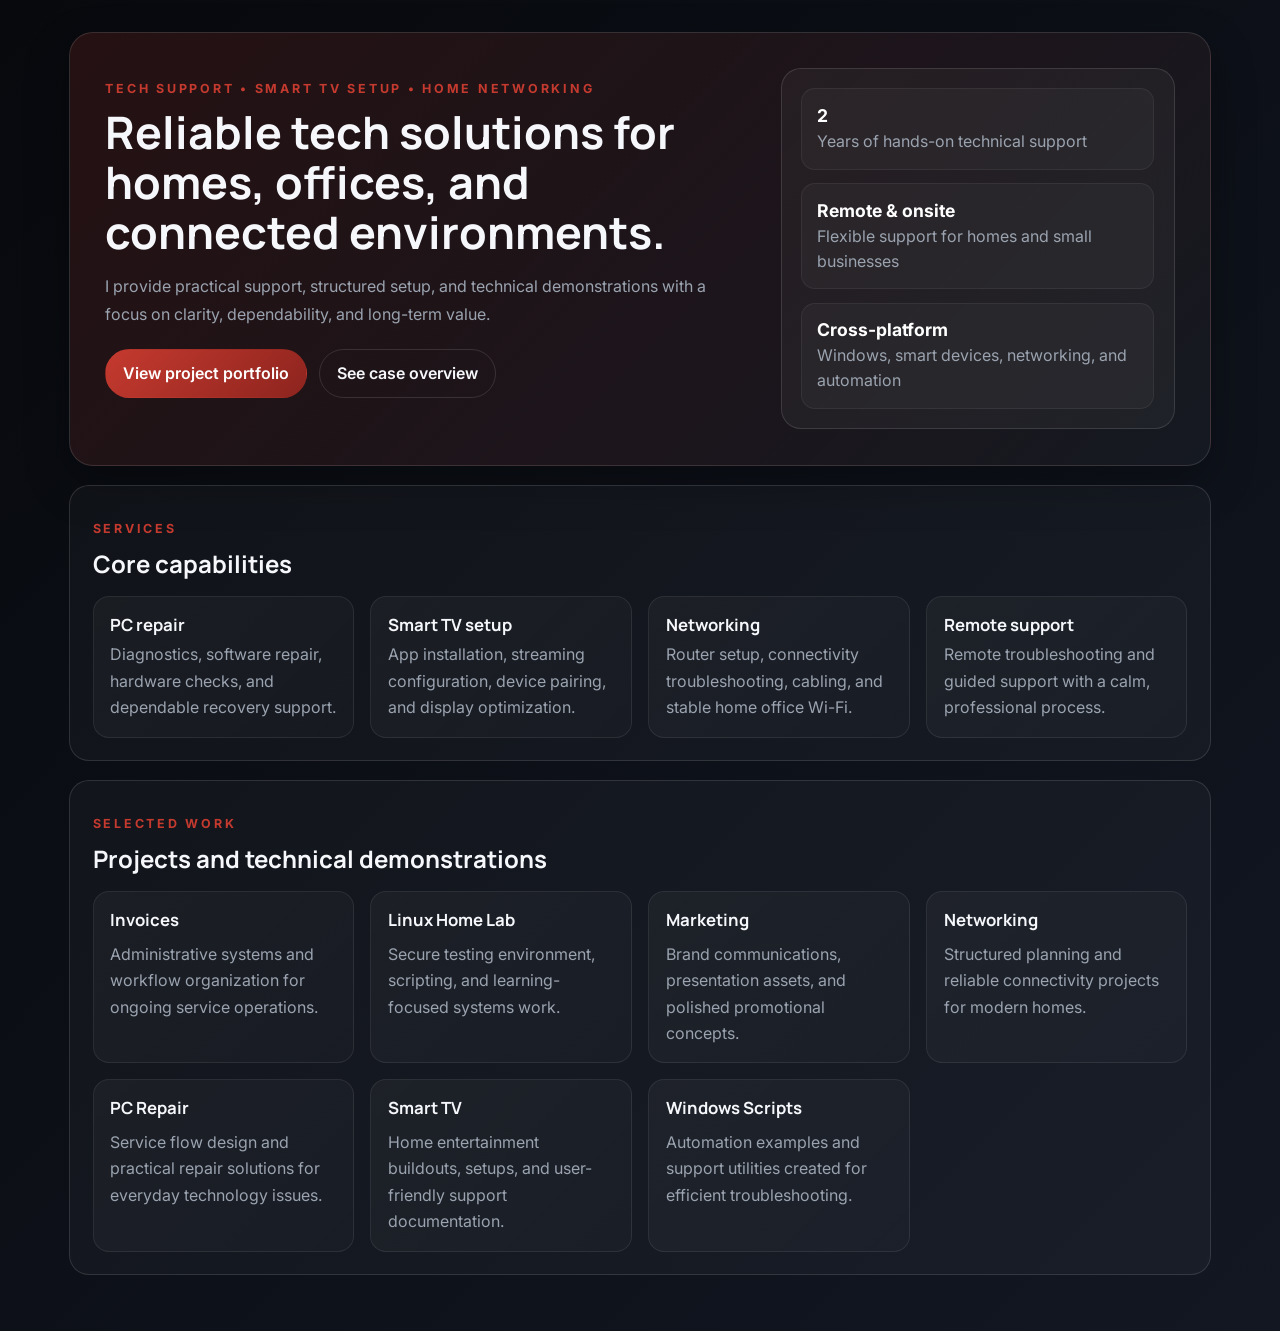
<file: TechBusiness/Portfolio/index.html>
<!DOCTYPE html>
<html lang="en">
<head>
  <meta charset="UTF-8" />
  <meta name="viewport" content="width=device-width, initial-scale=1.0" />
  <title>Allen | Tech Services & Project Portfolio</title>
  <link rel="preconnect" href="https://fonts.googleapis.com" />
  <link rel="preconnect" href="https://fonts.gstatic.com" crossorigin />
  <link href="https://fonts.googleapis.com/css2?family=Inter:wght@400;500;600;700;800&family=Manrope:wght@600;700;800&display=swap" rel="stylesheet" />
  <link rel="stylesheet" href="styles.css" />
</head>
<body>
  <div class="page-shell">
    <header class="hero">
      <div class="hero-content">
        <p class="eyebrow">Tech support • Smart TV setup • Home networking</p>
        <h1>Reliable tech solutions for homes, offices, and connected environments.</h1>
        <p class="lead">I provide practical support, structured setup, and technical demonstrations with a focus on clarity, dependability, and long-term value.</p>
        <div class="hero-actions">
          <a class="button" href="../Projects/index.html">View project portfolio</a>
          <a class="button secondary" href="project.html">See case overview</a>
        </div>
      </div>
      <aside class="hero-panel">
        <div class="stat">
          <strong>2</strong>
          <span>Years of hands-on technical support</span>
        </div>
        <div class="stat">
          <strong>Remote & onsite</strong>
          <span>Flexible support for homes and small businesses</span>
        </div>
        <div class="stat">
          <strong>Cross-platform</strong>
          <span>Windows, smart devices, networking, and automation</span>
        </div>
      </aside>
    </header>

    <main>
      <section class="section">
        <div class="section-heading">
          <p class="eyebrow">Services</p>
          <h2>Core capabilities</h2>
        </div>
        <div class="card-grid">
          <article class="service-card">
            <h3>PC repair</h3>
            <p>Diagnostics, software repair, hardware checks, and dependable recovery support.</p>
          </article>
          <article class="service-card">
            <h3>Smart TV setup</h3>
            <p>App installation, streaming configuration, device pairing, and display optimization.</p>
          </article>
          <article class="service-card">
            <h3>Networking</h3>
            <p>Router setup, connectivity troubleshooting, cabling, and stable home office Wi-Fi.</p>
          </article>
          <article class="service-card">
            <h3>Remote support</h3>
            <p>Remote troubleshooting and guided support with a calm, professional process.</p>
          </article>
        </div>
      </section>

      <section class="section">
        <div class="section-heading">
          <p class="eyebrow">Selected work</p>
          <h2>Projects and technical demonstrations</h2>
        </div>
        <div class="project-grid">
          <a class="project-card" href="../Invoices/project.html">
            <h3>Invoices</h3>
            <p>Administrative systems and workflow organization for ongoing service operations.</p>
          </a>
          <a class="project-card" href="../Linux-HomeLab/project.html">
            <h3>Linux Home Lab</h3>
            <p>Secure testing environment, scripting, and learning-focused systems work.</p>
          </a>
          <a class="project-card" href="../Marketing/project.html">
            <h3>Marketing</h3>
            <p>Brand communications, presentation assets, and polished promotional concepts.</p>
          </a>
          <a class="project-card" href="../Networking/project.html">
            <h3>Networking</h3>
            <p>Structured planning and reliable connectivity projects for modern homes.</p>
          </a>
          <a class="project-card" href="../PC-Repair/project.html">
            <h3>PC Repair</h3>
            <p>Service flow design and practical repair solutions for everyday technology issues.</p>
          </a>
          <a class="project-card" href="../Smart-TV/project.html">
            <h3>Smart TV</h3>
            <p>Home entertainment buildouts, setups, and user-friendly support documentation.</p>
          </a>
          <a class="project-card" href="../Windows-Scripts/project.html">
            <h3>Windows Scripts</h3>
            <p>Automation examples and support utilities created for efficient troubleshooting.</p>
          </a>
        </div>
      </section>
    </main>
  </div>
</body>
</html>
</file>
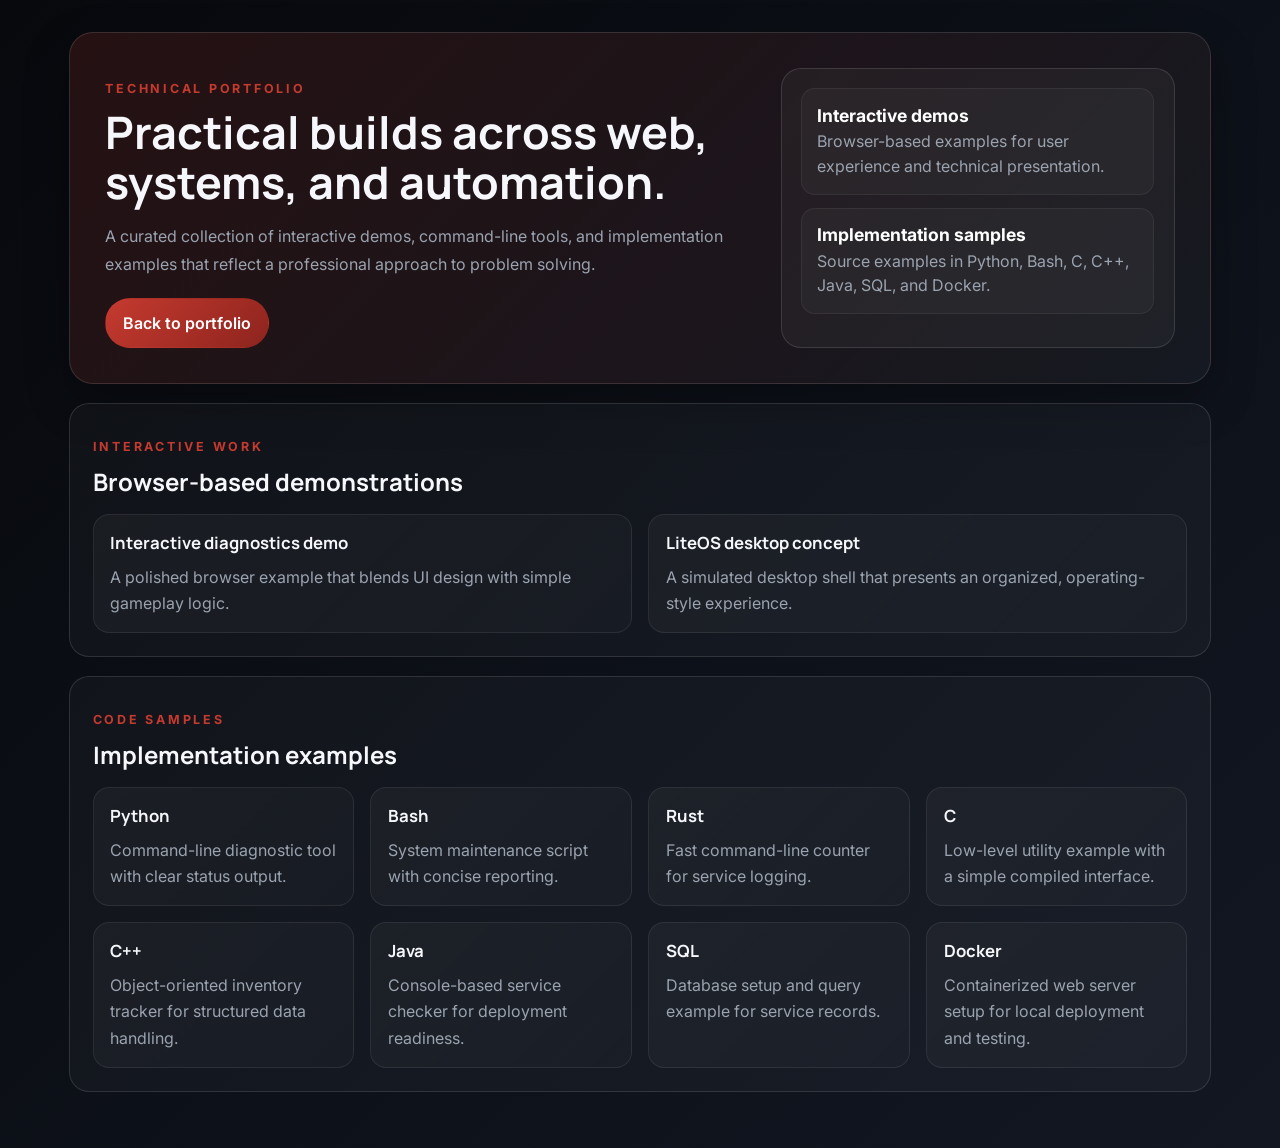
<file: TechBusiness/Projects/index.html>
<!DOCTYPE html>
<html lang="en">
<head>
  <meta charset="UTF-8" />
  <meta name="viewport" content="width=device-width, initial-scale=1.0" />
  <title>Project Portfolio | Tech Services</title>
  <link rel="preconnect" href="https://fonts.googleapis.com" />
  <link rel="preconnect" href="https://fonts.gstatic.com" crossorigin />
  <link href="https://fonts.googleapis.com/css2?family=Inter:wght@400;500;600;700;800&family=Manrope:wght@600;700;800&display=swap" rel="stylesheet" />
  <link rel="stylesheet" href="../Portfolio/styles.css" />
</head>
<body>
  <div class="page-shell">
    <header class="hero">
      <div class="hero-content">
        <p class="eyebrow">Technical portfolio</p>
        <h1>Practical builds across web, systems, and automation.</h1>
        <p class="lead">A curated collection of interactive demos, command-line tools, and implementation examples that reflect a professional approach to problem solving.</p>
        <div class="hero-actions">
          <a class="button" href="../Portfolio/index.html">Back to portfolio</a>
        </div>
      </div>
      <aside class="hero-panel">
        <div class="stat">
          <strong>Interactive demos</strong>
          <span>Browser-based examples for user experience and technical presentation.</span>
        </div>
        <div class="stat">
          <strong>Implementation samples</strong>
          <span>Source examples in Python, Bash, C, C++, Java, SQL, and Docker.</span>
        </div>
      </aside>
    </header>

    <main>
      <section class="section">
        <div class="section-heading">
          <p class="eyebrow">Interactive work</p>
          <h2>Browser-based demonstrations</h2>
        </div>
        <div class="project-grid">
          <a class="project-card" href="web-game.html"><h3>Interactive diagnostics demo</h3><p>A polished browser example that blends UI design with simple gameplay logic.</p></a>
          <a class="project-card" href="fake-laptop/index.html"><h3>LiteOS desktop concept</h3><p>A simulated desktop shell that presents an organized, operating-style experience.</p></a>
        </div>
      </section>

      <section class="section">
        <div class="section-heading">
          <p class="eyebrow">Code samples</p>
          <h2>Implementation examples</h2>
        </div>
        <div class="project-grid">
          <a class="project-card" href="python_app.py"><h3>Python</h3><p>Command-line diagnostic tool with clear status output.</p></a>
          <a class="project-card" href="bash_script.sh"><h3>Bash</h3><p>System maintenance script with concise reporting.</p></a>
          <a class="project-card" href="rust_app.rs"><h3>Rust</h3><p>Fast command-line counter for service logging.</p></a>
          <a class="project-card" href="c_app.c"><h3>C</h3><p>Low-level utility example with a simple compiled interface.</p></a>
          <a class="project-card" href="cpp_app.cpp"><h3>C++</h3><p>Object-oriented inventory tracker for structured data handling.</p></a>
          <a class="project-card" href="Hello.java"><h3>Java</h3><p>Console-based service checker for deployment readiness.</p></a>
          <a class="project-card" href="queries.sql"><h3>SQL</h3><p>Database setup and query example for service records.</p></a>
          <a class="project-card" href="docker/"><h3>Docker</h3><p>Containerized web server setup for local deployment and testing.</p></a>
        </div>
      </section>
    </main>
  </div>
</body>
</html>
</file>
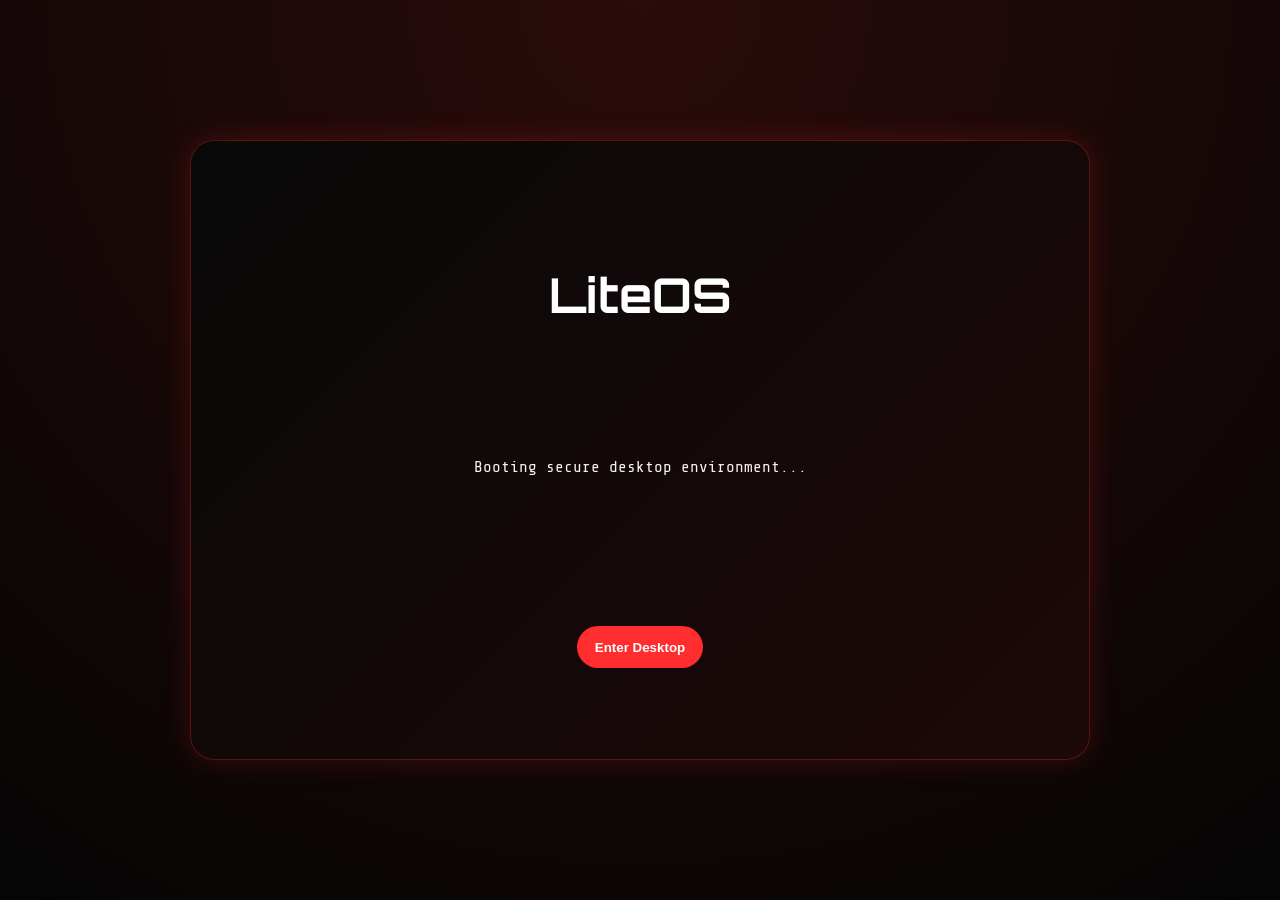
<file: TechBusiness/Projects/fake-laptop/index.html>
<!DOCTYPE html>
<html lang="en">
<head>
  <meta charset="UTF-8" />
  <meta name="viewport" content="width=device-width, initial-scale=1.0" />
  <title>LiteOS Desktop</title>
  <link rel="preconnect" href="https://fonts.googleapis.com" />
  <link rel="preconnect" href="https://fonts.gstatic.com" crossorigin />
  <link href="https://fonts.googleapis.com/css2?family=Orbitron:wght@500;700;900&family=Share+Tech+Mono&display=swap" rel="stylesheet" />
  <link rel="stylesheet" href="styles.css" />
</head>
<body>
  <div class="desktop-shell">
    <div class="boot-screen" id="bootScreen">
      <h1>LiteOS</h1>
      <p>Booting secure desktop environment...</p>
      <button id="bootButton">Enter Desktop</button>
    </div>
    <div class="desktop" id="desktop" hidden>
      <div class="window-grid">
        <div class="app-icon" data-window="terminal">🖥️ Terminal</div>
        <div class="app-icon" data-window="notes">📝 Notes</div>
        <div class="app-icon" data-window="browser">🌐 Browser</div>
      </div>
      <div class="window" id="terminalWindow">
        <div class="window-title">Terminal</div>
        <div class="window-body">
          <p>$ system status</p>
          <p>CPU: 68%</p>
          <p>RAM: 4.1 GB / 8 GB</p>
          <p>Network: Connected</p>
        </div>
      </div>
      <div class="window" id="notesWindow">
        <div class="window-title">Notes</div>
        <div class="window-body">
          <p>Service queue:</p>
          <ul>
            <li>Repair customer laptop</li>
            <li>Build Ubuntu image</li>
            <li>Reset router</li>
          </ul>
        </div>
      </div>
      <div class="window" id="browserWindow">
        <div class="window-title">Browser</div>
        <div class="window-body">
          <p>Visit the <a href="../index.html">Project Lab</a> for more demos.</p>
        </div>
      </div>
      <div class="taskbar">
        <div class="taskbar-left">LiteOS</div>
        <div class="taskbar-right">08:00 AM</div>
      </div>
    </div>
  </div>
  <script src="app.js"></script>
</body>
</html>
</file>
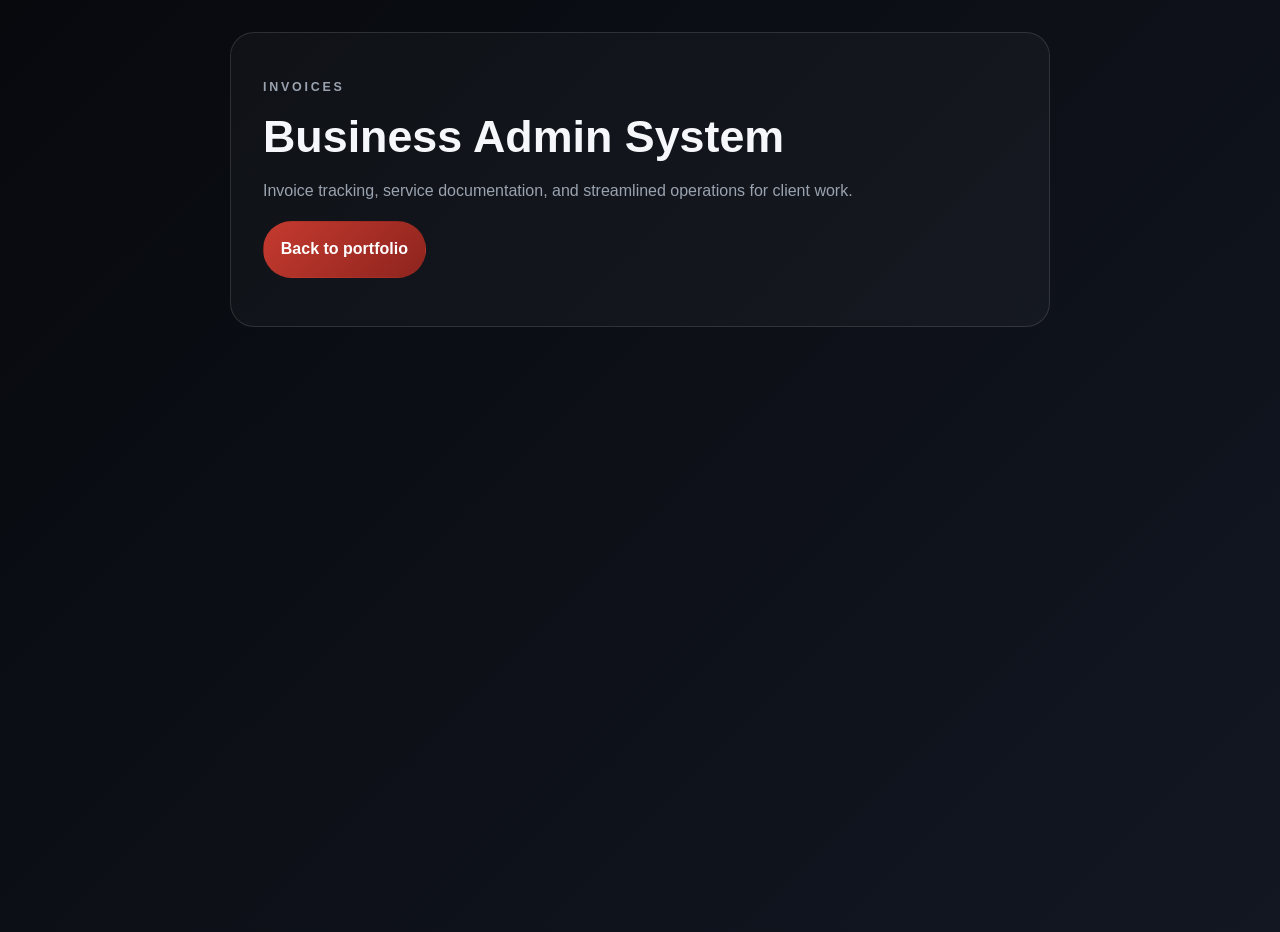
<file: TechBusiness/Invoices/project.html>
<!DOCTYPE html>
<html lang="en">
<head>
  <meta charset="UTF-8" />
  <meta name="viewport" content="width=device-width, initial-scale=1.0" />
  <title>Invoices Project</title>
  <link rel="stylesheet" href="../Portfolio/styles.css" />
</head>
<body>
  <main class="project-page">
    <p class="eyebrow">INVOICES</p>
    <h1>Business Admin System</h1>
    <p>Invoice tracking, service documentation, and streamlined operations for client work.</p>
    <p><a class="button" href="../Portfolio/index.html">Back to portfolio</a></p>
  </main>
</body>
</html>
</file>
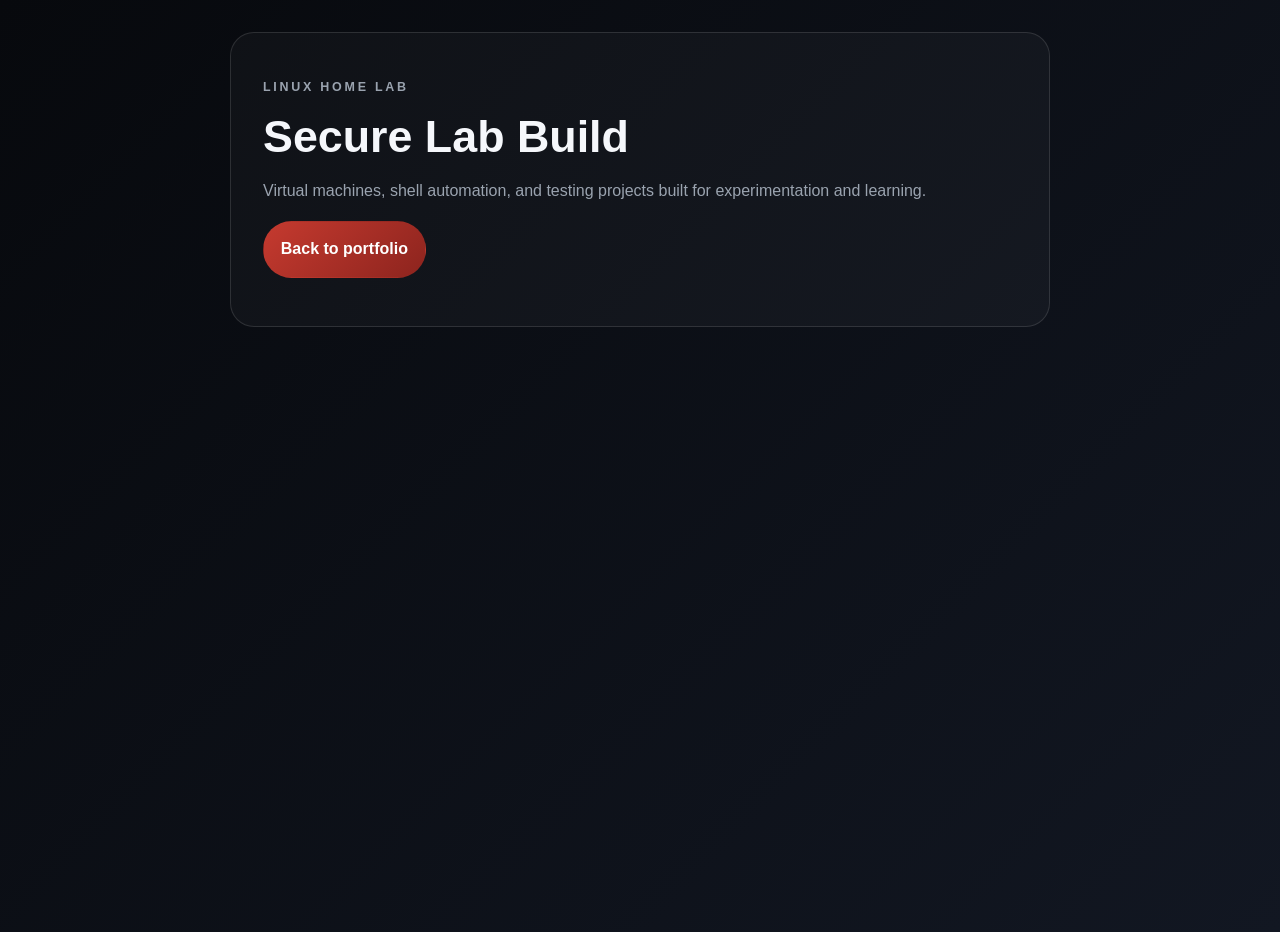
<file: TechBusiness/Linux-HomeLab/project.html>
<!DOCTYPE html>
<html lang="en">
<head>
  <meta charset="UTF-8" />
  <meta name="viewport" content="width=device-width, initial-scale=1.0" />
  <title>Linux Home Lab Project</title>
  <link rel="stylesheet" href="../Portfolio/styles.css" />
</head>
<body>
  <main class="project-page">
    <p class="eyebrow">LINUX HOME LAB</p>
    <h1>Secure Lab Build</h1>
    <p>Virtual machines, shell automation, and testing projects built for experimentation and learning.</p>
    <p><a class="button" href="../Portfolio/index.html">Back to portfolio</a></p>
  </main>
</body>
</html>
</file>
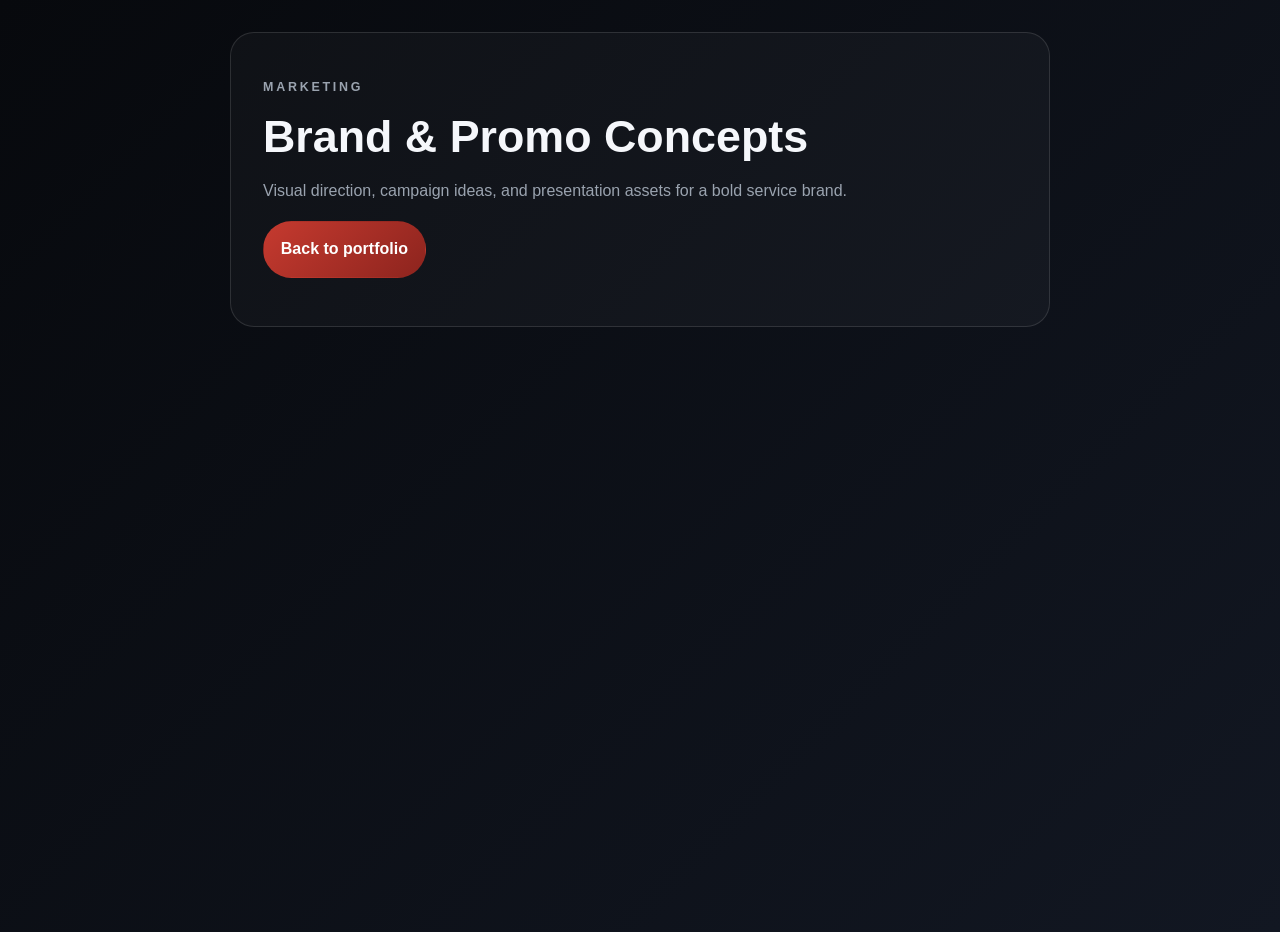
<file: TechBusiness/Marketing/project.html>
<!DOCTYPE html>
<html lang="en">
<head>
  <meta charset="UTF-8" />
  <meta name="viewport" content="width=device-width, initial-scale=1.0" />
  <title>Marketing Project</title>
  <link rel="stylesheet" href="../Portfolio/styles.css" />
</head>
<body>
  <main class="project-page">
    <p class="eyebrow">MARKETING</p>
    <h1>Brand & Promo Concepts</h1>
    <p>Visual direction, campaign ideas, and presentation assets for a bold service brand.</p>
    <p><a class="button" href="../Portfolio/index.html">Back to portfolio</a></p>
  </main>
</body>
</html>
</file>
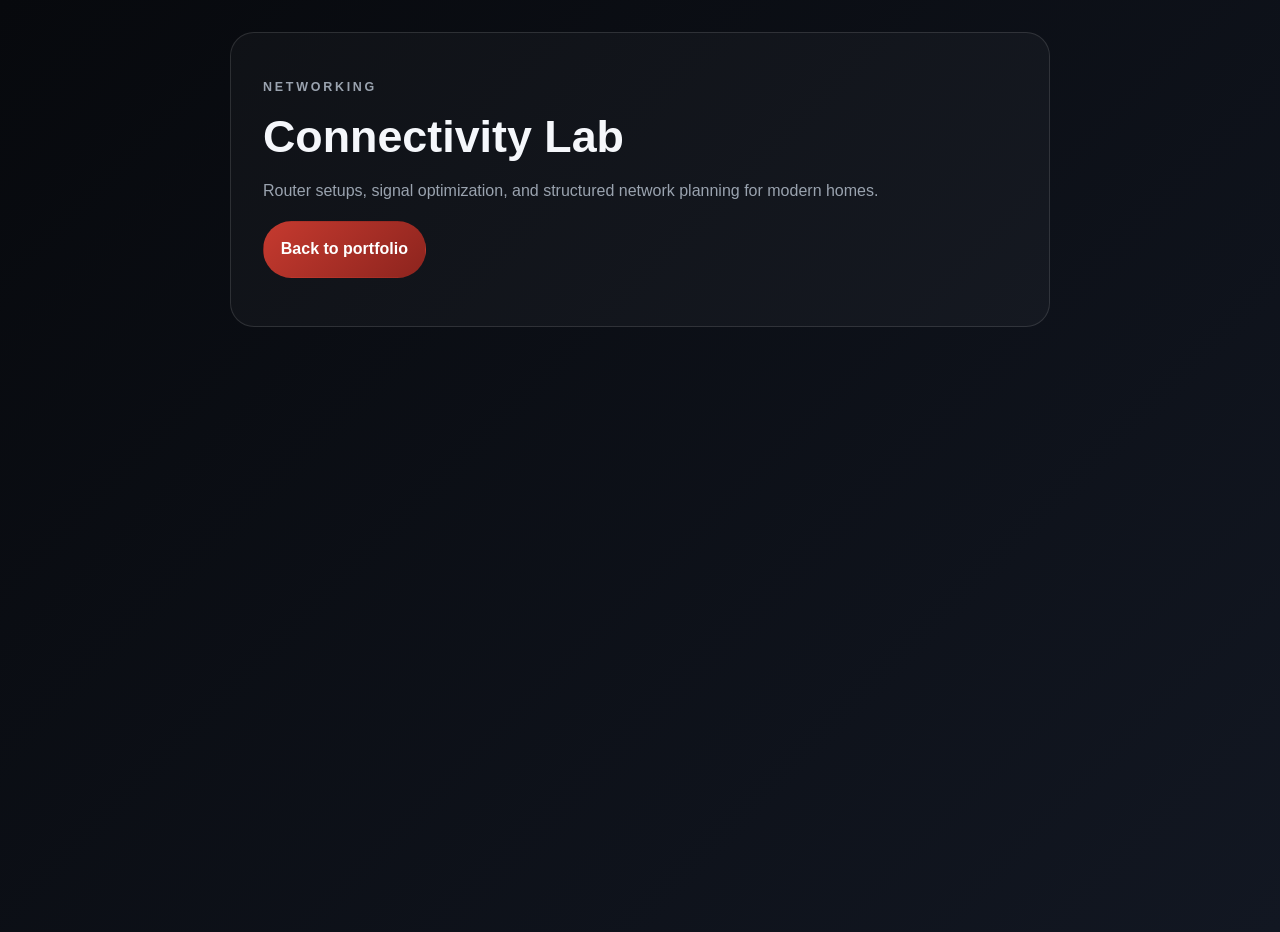
<file: TechBusiness/Networking/project.html>
<!DOCTYPE html>
<html lang="en">
<head>
  <meta charset="UTF-8" />
  <meta name="viewport" content="width=device-width, initial-scale=1.0" />
  <title>Networking Project</title>
  <link rel="stylesheet" href="../Portfolio/styles.css" />
</head>
<body>
  <main class="project-page">
    <p class="eyebrow">NETWORKING</p>
    <h1>Connectivity Lab</h1>
    <p>Router setups, signal optimization, and structured network planning for modern homes.</p>
    <p><a class="button" href="../Portfolio/index.html">Back to portfolio</a></p>
  </main>
</body>
</html>
</file>
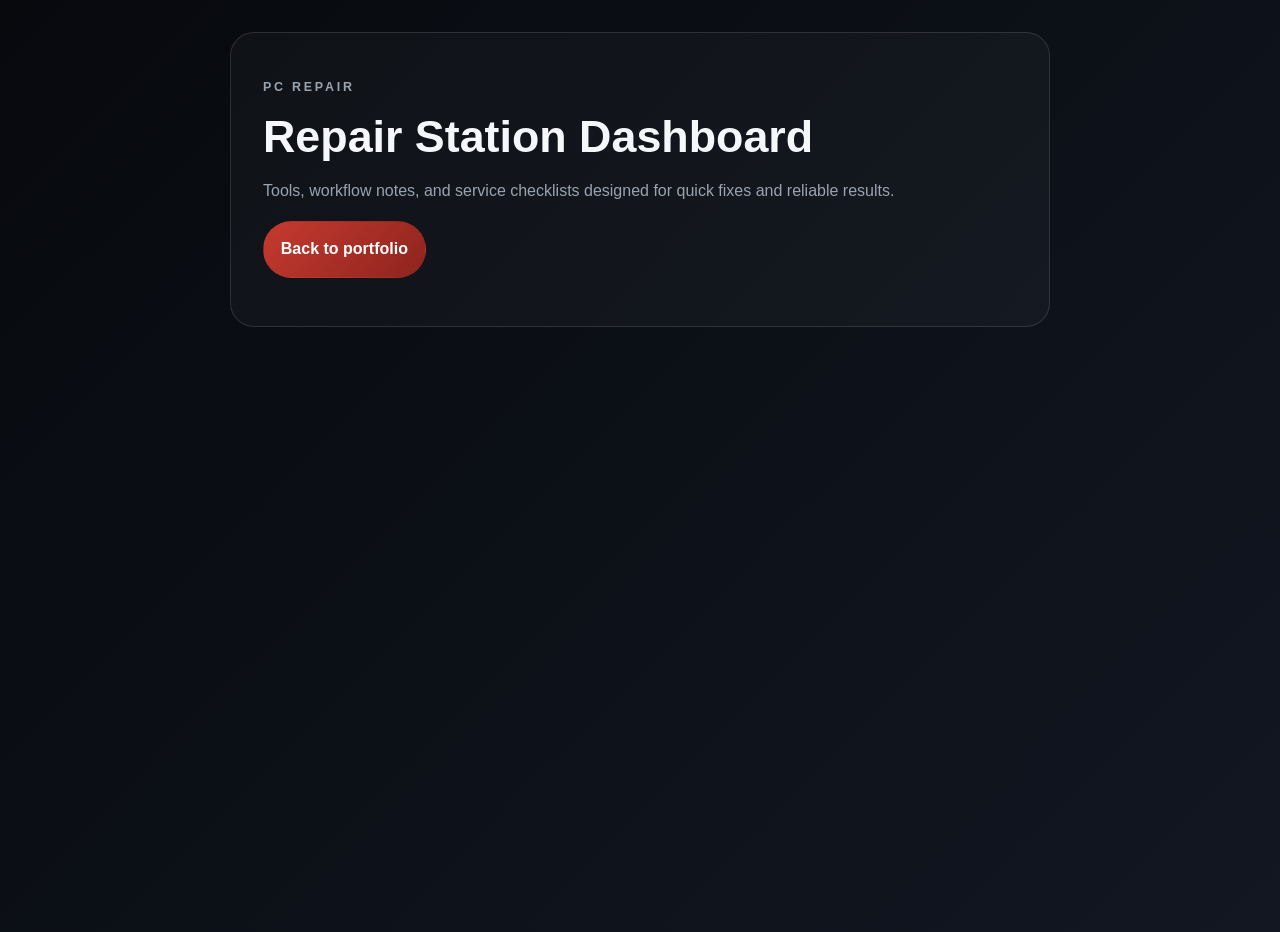
<file: TechBusiness/PC-Repair/project.html>
<!DOCTYPE html>
<html lang="en">
<head>
  <meta charset="UTF-8" />
  <meta name="viewport" content="width=device-width, initial-scale=1.0" />
  <title>PC Repair Project</title>
  <link rel="stylesheet" href="../Portfolio/styles.css" />
</head>
<body>
  <main class="project-page">
    <p class="eyebrow">PC REPAIR</p>
    <h1>Repair Station Dashboard</h1>
    <p>Tools, workflow notes, and service checklists designed for quick fixes and reliable results.</p>
    <p><a class="button" href="../Portfolio/index.html">Back to portfolio</a></p>
  </main>
</body>
</html>
</file>
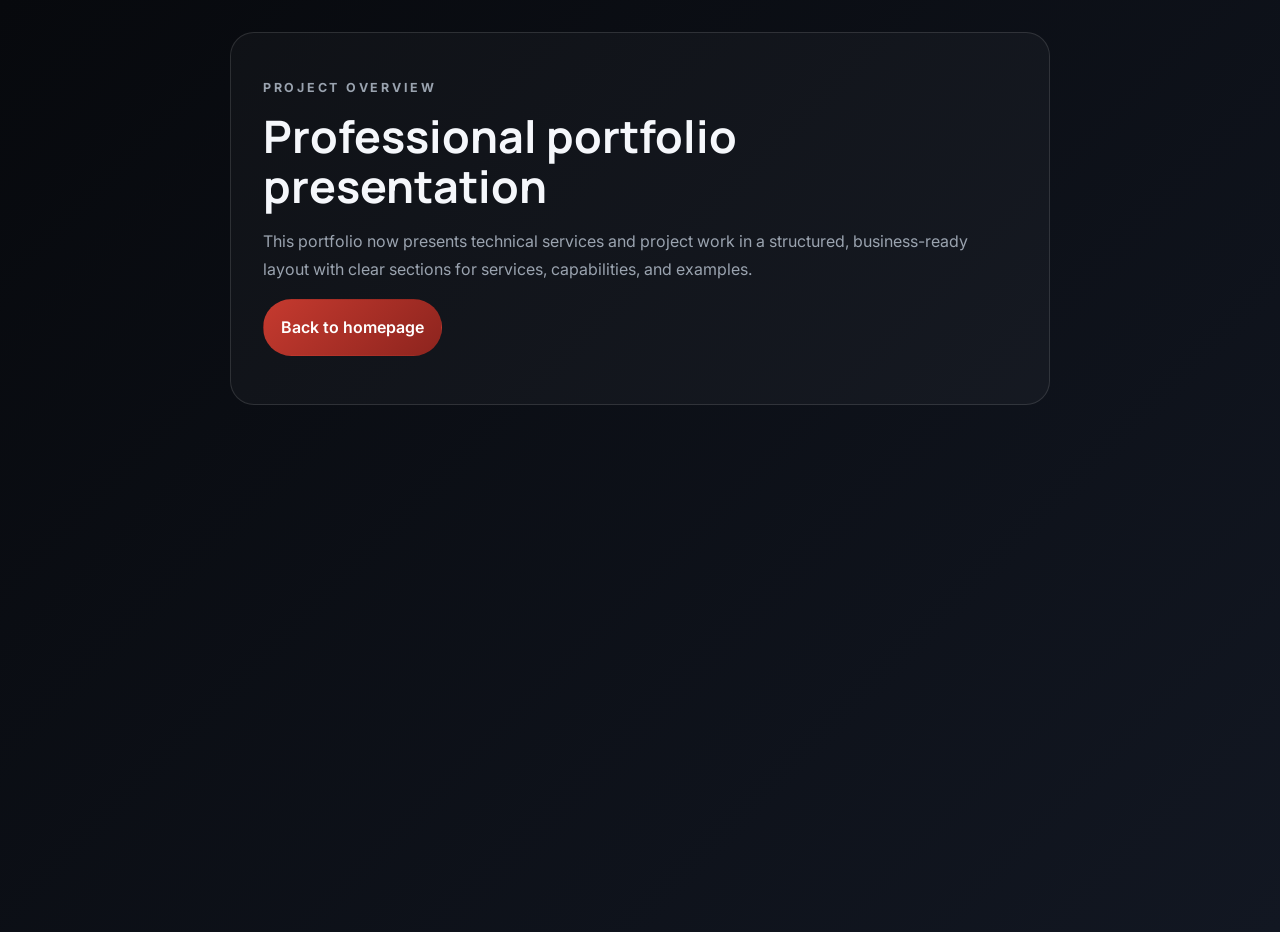
<file: TechBusiness/Portfolio/project.html>
<!DOCTYPE html>
<html lang="en">
<head>
  <meta charset="UTF-8" />
  <meta name="viewport" content="width=device-width, initial-scale=1.0" />
  <title>Portfolio Overview | Allen Tech Services</title>
  <link rel="preconnect" href="https://fonts.googleapis.com" />
  <link rel="preconnect" href="https://fonts.gstatic.com" crossorigin />
  <link href="https://fonts.googleapis.com/css2?family=Inter:wght@400;500;600;700;800&family=Manrope:wght@600;700;800&display=swap" rel="stylesheet" />
  <link rel="stylesheet" href="styles.css" />
</head>
<body>
  <main class="project-page">
    <p class="eyebrow">Project overview</p>
    <h1>Professional portfolio presentation</h1>
    <p>This portfolio now presents technical services and project work in a structured, business-ready layout with clear sections for services, capabilities, and examples.</p>
    <p><a class="button" href="index.html">Back to homepage</a></p>
  </main>
</body>
</html>
</file>
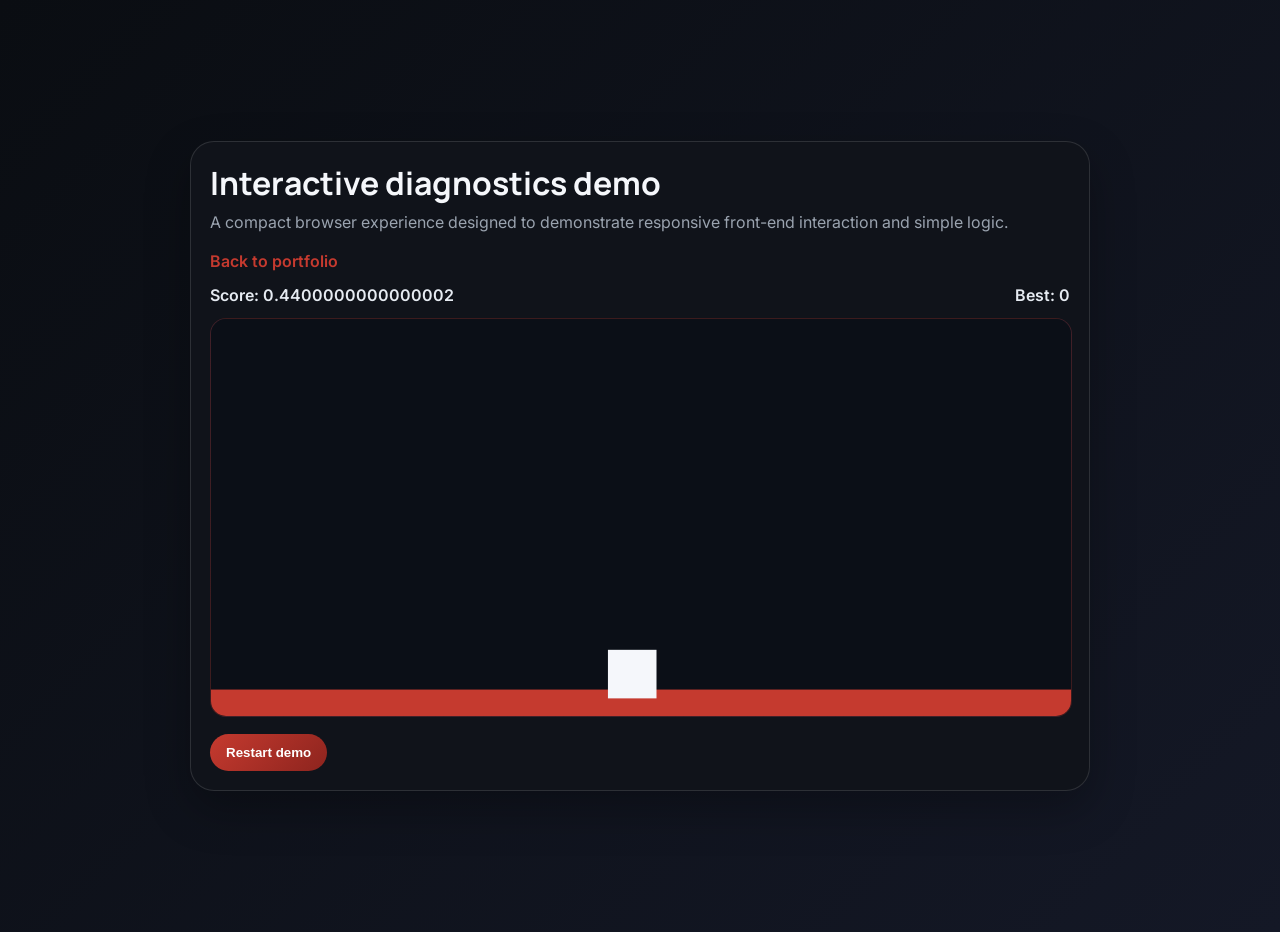
<file: TechBusiness/Projects/web-game.html>
<!DOCTYPE html>
<html lang="en">
<head>
  <meta charset="UTF-8" />
  <meta name="viewport" content="width=device-width, initial-scale=1.0" />
  <title>Interactive Diagnostics Demo</title>
  <link rel="preconnect" href="https://fonts.googleapis.com" />
  <link rel="preconnect" href="https://fonts.gstatic.com" crossorigin />
  <link href="https://fonts.googleapis.com/css2?family=Inter:wght@400;500;600;700;800&family=Manrope:wght@600;700;800&display=swap" rel="stylesheet" />
  <style>
    body { margin:0; font-family:'Inter', sans-serif; background:linear-gradient(135deg,#0a0d12,#141826); color:#f5f7fb; min-height:100vh; display:grid; place-items:center; padding:1rem; }
    .demo-shell { width:min(92vw, 860px); background:#10131a; border:1px solid rgba(255,255,255,.12); border-radius:24px; padding:1.2rem; box-shadow:0 18px 45px rgba(0,0,0,.28); }
    .header { display:flex; justify-content:space-between; align-items:start; flex-wrap:wrap; gap:1rem; margin-bottom:.85rem; }
    h1 { font-family:'Manrope', sans-serif; margin:0 0 .3rem; }
    p { color:#9aa3af; margin:0; line-height:1.6; }
    canvas { width:100%; border-radius:16px; background:linear-gradient(180deg,#141826,#0d1118); border:1px solid rgba(197,58,47,.25); }
    .hud { display:flex; justify-content:space-between; margin-bottom:.8rem; color:#e6ebf2; font-weight:600; }
    button { background:linear-gradient(135deg,#c53a2f,#8d241e); color:white; border:none; border-radius:999px; padding:.7rem 1rem; font-weight:700; cursor:pointer; margin-top:.8rem; }
  </style>
</head>
<body>
  <div class="demo-shell">
    <div class="header">
      <div>
        <h1>Interactive diagnostics demo</h1>
        <p>A compact browser experience designed to demonstrate responsive front-end interaction and simple logic.</p>
      </div>
      <a href="index.html" style="color:#c53a2f; font-weight:600; text-decoration:none;">Back to portfolio</a>
    </div>
    <div class="hud">
      <div>Score: <span id="score">0</span></div>
      <div>Best: <span id="best">0</span></div>
    </div>
    <canvas id="game" width="780" height="360"></canvas>
    <button onclick="restartGame()">Restart demo</button>
  </div>
  <script>
    const canvas = document.getElementById('game');
    const ctx = canvas.getContext('2d');
    const scoreEl = document.getElementById('score');
    const bestEl = document.getElementById('best');
    let score = 0;
    let best = Number(localStorage.getItem('redline-best') || 0);
    let running = true;
    const player = { x: 360, y: 300, w: 44, h: 44, speed: 6 };
    const obstacles = [];
    const pickups = [];
    const keys = {};
    function restartGame() { score = 0; obstacles.length = 0; pickups.length = 0; player.x = 360; running = true; updateHud(); }
    function updateHud() { scoreEl.textContent = score; bestEl.textContent = best; }
    function spawnObstacle() { obstacles.push({ x: Math.random() * 720, y: -20, w: 30 + Math.random() * 36, h: 18 + Math.random() * 18, speed: 3 + Math.random() * 2 }); }
    function spawnPickup() { pickups.push({ x: Math.random() * 720, y: -20, r: 8, speed: 2 + Math.random() * 2 }); }
    window.addEventListener('keydown', (event) => { keys[event.key] = true; if (event.key === 'ArrowLeft' || event.key === 'ArrowRight') event.preventDefault(); });
    window.addEventListener('keyup', (event) => { keys[event.key] = false; });
    function update() {
      if (!running) return;
      if (keys['ArrowLeft']) player.x -= player.speed;
      if (keys['ArrowRight']) player.x += player.speed;
      player.x = Math.max(0, Math.min(canvas.width - player.w, player.x));
      if (Math.random() < 0.03) spawnObstacle();
      if (Math.random() < 0.01) spawnPickup();
      for (const obstacle of obstacles) { obstacle.y += obstacle.speed; if (obstacle.y > canvas.height) { const index = obstacles.indexOf(obstacle); obstacles.splice(index, 1); } }
      for (const pickup of pickups) { pickup.y += pickup.speed; if (pickup.y > canvas.height) { const index = pickups.indexOf(pickup); pickups.splice(index, 1); } }
      for (const obstacle of obstacles) { if (player.x < obstacle.x + obstacle.w && player.x + player.w > obstacle.x && player.y < obstacle.y + obstacle.h && player.y + player.h > obstacle.y) { running = false; best = Math.max(best, score); localStorage.setItem('redline-best', best); updateHud(); return; } }
      for (const pickup of pickups) { if (player.x < pickup.x + pickup.r * 2 && player.x + player.w > pickup.x && player.y < pickup.y + pickup.r * 2 && player.y + player.h > pickup.y) { score += 1; const index = pickups.indexOf(pickup); pickups.splice(index, 1); updateHud(); } }
    }
    function draw() {
      ctx.clearRect(0, 0, canvas.width, canvas.height);
      ctx.fillStyle = '#0b0f17';
      ctx.fillRect(0, 0, canvas.width, canvas.height);
      ctx.fillStyle = '#c53a2f';
      ctx.fillRect(0, canvas.height - 24, canvas.width, 24);
      ctx.fillStyle = '#f5f7fb';
      ctx.fillRect(player.x, player.y, player.w, player.h);
      for (const obstacle of obstacles) { ctx.fillStyle = '#e05d4b'; ctx.fillRect(obstacle.x, obstacle.y, obstacle.w, obstacle.h); }
      for (const pickup of pickups) { ctx.fillStyle = '#f5c242'; ctx.beginPath(); ctx.arc(pickup.x + 8, pickup.y + 8, pickup.r, 0, Math.PI * 2); ctx.fill(); }
      if (!running) { ctx.fillStyle = 'rgba(245,247,251,0.9)'; ctx.font = '24px Inter'; ctx.fillText('Session ended', 275, 170); }
    }
    function loop() { update(); draw(); if (running) { score += 0.01; updateHud(); } requestAnimationFrame(loop); }
    updateHud(); restartGame(); loop();
  </script>
</body>
</html>
</file>
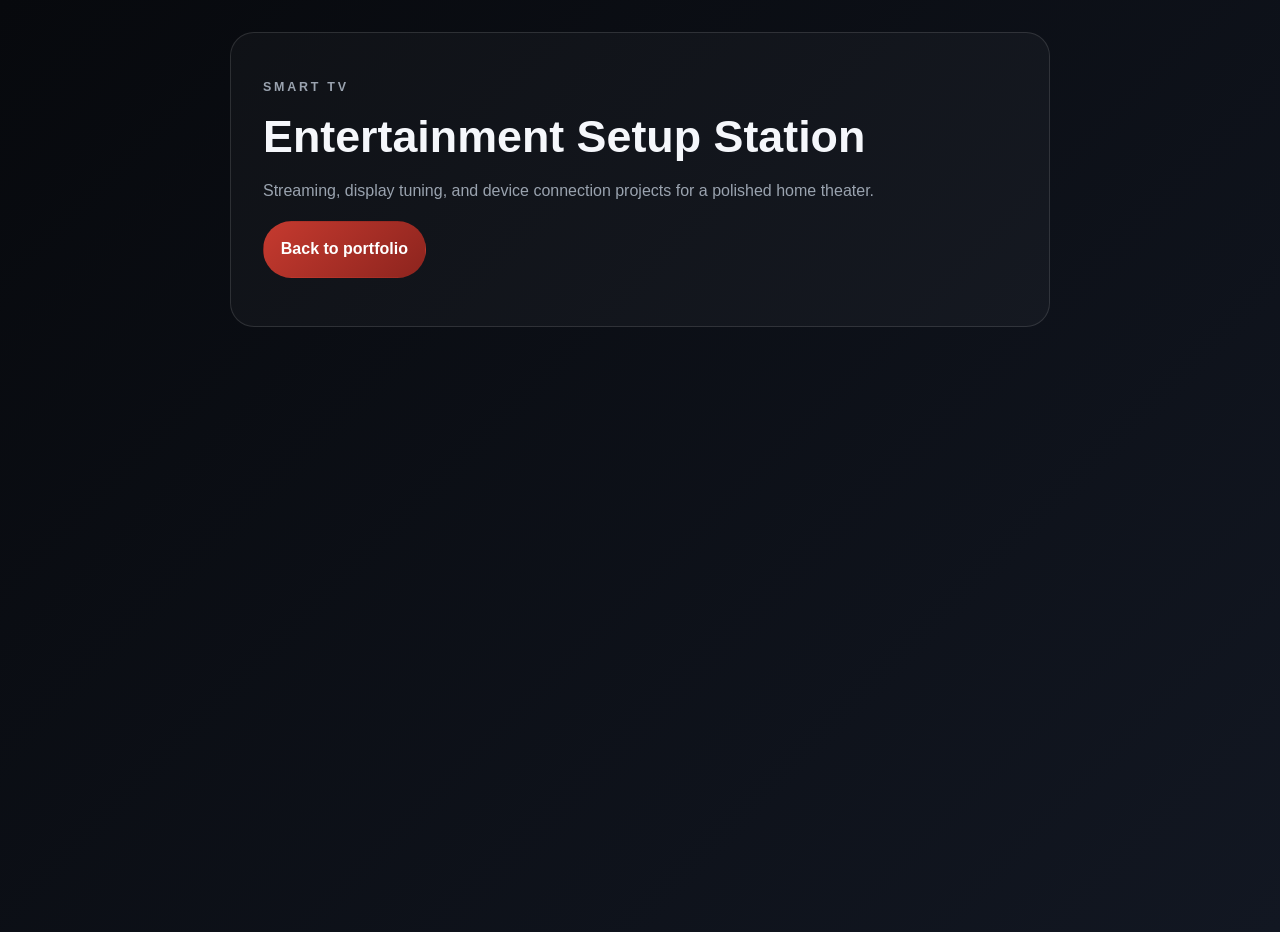
<file: TechBusiness/Smart-TV/project.html>
<!DOCTYPE html>
<html lang="en">
<head>
  <meta charset="UTF-8" />
  <meta name="viewport" content="width=device-width, initial-scale=1.0" />
  <title>Smart TV Project</title>
  <link rel="stylesheet" href="../Portfolio/styles.css" />
</head>
<body>
  <main class="project-page">
    <p class="eyebrow">SMART TV</p>
    <h1>Entertainment Setup Station</h1>
    <p>Streaming, display tuning, and device connection projects for a polished home theater.</p>
    <p><a class="button" href="../Portfolio/index.html">Back to portfolio</a></p>
  </main>
</body>
</html>
</file>
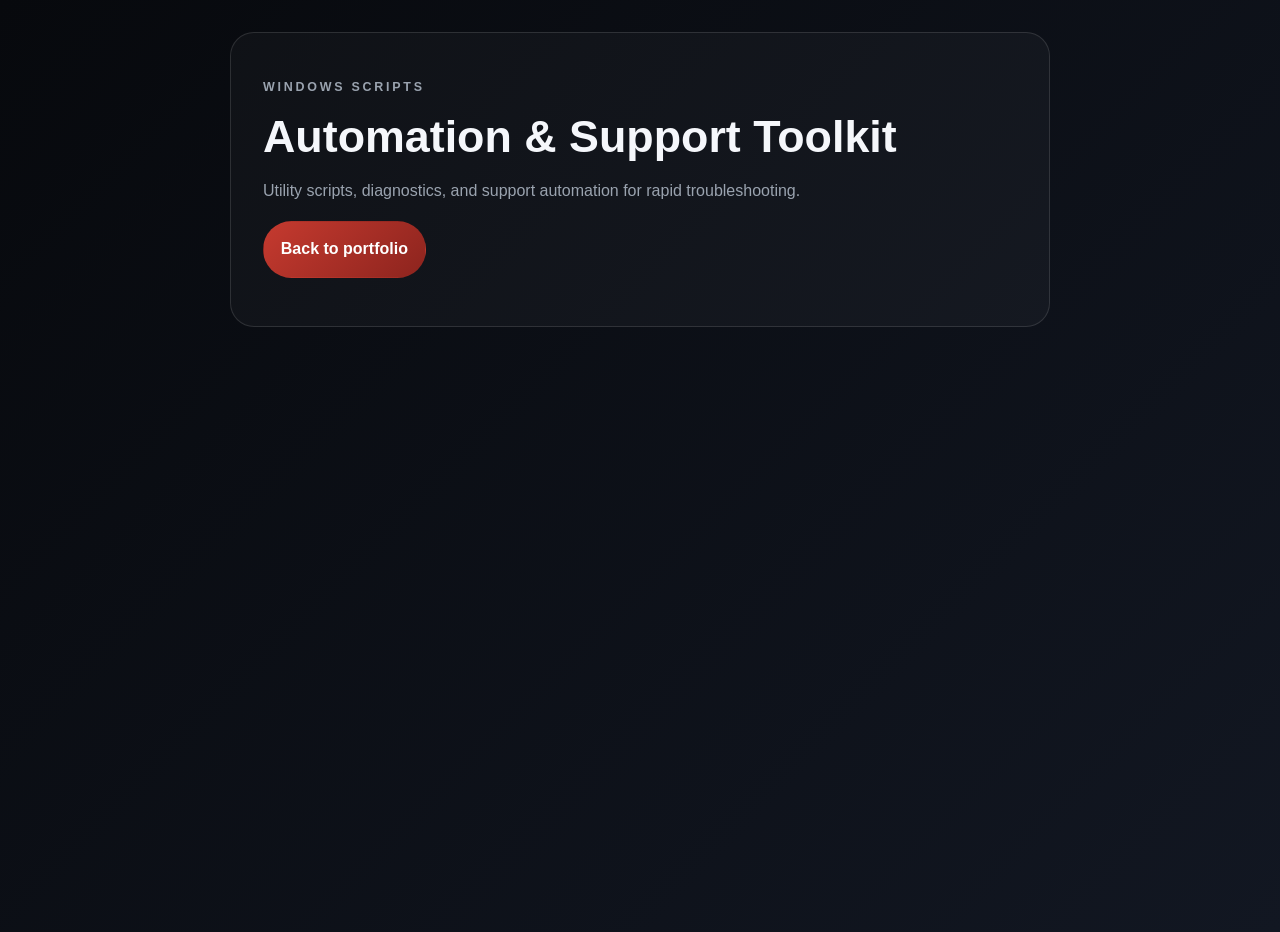
<file: TechBusiness/Windows-Scripts/project.html>
<!DOCTYPE html>
<html lang="en">
<head>
  <meta charset="UTF-8" />
  <meta name="viewport" content="width=device-width, initial-scale=1.0" />
  <title>Windows Scripts Project</title>
  <link rel="stylesheet" href="../Portfolio/styles.css" />
</head>
<body>
  <main class="project-page">
    <p class="eyebrow">WINDOWS SCRIPTS</p>
    <h1>Automation & Support Toolkit</h1>
    <p>Utility scripts, diagnostics, and support automation for rapid troubleshooting.</p>
    <p><a class="button" href="../Portfolio/index.html">Back to portfolio</a></p>
  </main>
</body>
</html>
</file>
<file: TechBusiness/Portfolio/styles.css>
:root {
  --bg: #06080d;
  --panel: #10131a;
  --panel-2: #171b24;
  --accent: #c53a2f;
  --accent-2: #8d241e;
  --text: #f5f7fb;
  --muted: #9aa3af;
  --border: rgba(255, 255, 255, 0.12);
}

* {
  box-sizing: border-box;
}

body {
  margin: 0;
  font-family: 'Inter', 'Segoe UI', sans-serif;
  background: linear-gradient(135deg, #07090d 0%, #121722 100%);
  color: var(--text);
  min-height: 100vh;
}

.page-shell {
  max-width: 1180px;
  margin: 0 auto;
  padding: 2rem 1.2rem 3.5rem;
}

.hero {
  display: grid;
  grid-template-columns: 1.5fr 0.9fr;
  gap: 1.2rem;
  padding: 2.2rem;
  background: linear-gradient(135deg, rgba(197, 58, 47, 0.16), rgba(255, 255, 255, 0.03));
  border: 1px solid var(--border);
  border-radius: 24px;
  box-shadow: 0 18px 45px rgba(0, 0, 0, 0.28);
}

.hero-content {
  max-width: 680px;
}

.eyebrow {
  color: var(--accent);
  text-transform: uppercase;
  letter-spacing: 0.22em;
  font-size: 0.78rem;
  font-weight: 700;
  margin-bottom: 0.7rem;
}

h1, h2, h3 {
  font-family: 'Manrope', 'Inter', sans-serif;
  margin-top: 0;
}

h1 {
  font-size: clamp(2rem, 3.5vw, 2.9rem);
  line-height: 1.12;
  margin-bottom: 0.9rem;
}

.lead {
  color: var(--muted);
  line-height: 1.75;
  max-width: 640px;
  margin: 0;
}

.hero-actions {
  display: flex;
  flex-wrap: wrap;
  gap: 0.75rem;
  margin-top: 1.3rem;
}

.button {
  display: inline-flex;
  align-items: center;
  justify-content: center;
  padding: 0.85rem 1.05rem;
  border-radius: 999px;
  border: 1px solid transparent;
  background: linear-gradient(135deg, var(--accent), var(--accent-2));
  color: #fff;
  text-decoration: none;
  font-weight: 600;
}

.button.secondary {
  background: transparent;
  border-color: var(--border);
  color: var(--text);
}

.hero-panel {
  background: rgba(255, 255, 255, 0.04);
  border: 1px solid var(--border);
  border-radius: 20px;
  padding: 1.2rem;
  display: grid;
  gap: 0.85rem;
  align-content: start;
}

.stat {
  padding: 0.95rem;
  background: rgba(255, 255, 255, 0.03);
  border: 1px solid rgba(255, 255, 255, 0.06);
  border-radius: 14px;
}

.stat strong {
  display: block;
  font-size: 1.1rem;
  color: #fff;
  margin-bottom: 0.2rem;
}

.stat span {
  color: var(--muted);
  display: block;
  line-height: 1.55;
}

.section {
  margin-top: 1.2rem;
  padding: 1.4rem;
  background: rgba(255, 255, 255, 0.03);
  border: 1px solid var(--border);
  border-radius: 20px;
}

.section-heading {
  margin-bottom: 1rem;
}

.section-heading h2 {
  margin: 0;
}

.card-grid, .project-grid {
  display: grid;
  gap: 1rem;
}

.card-grid {
  grid-template-columns: repeat(auto-fit, minmax(220px, 1fr));
}

.project-grid {
  grid-template-columns: repeat(auto-fit, minmax(240px, 1fr));
}

.service-card, .project-card {
  padding: 1rem 1.05rem;
  border: 1px solid rgba(255, 255, 255, 0.08);
  background: linear-gradient(135deg, rgba(255, 255, 255, 0.04), rgba(255, 255, 255, 0.02));
  border-radius: 16px;
}

.project-card {
  text-decoration: none;
  color: inherit;
  display: flex;
  flex-direction: column;
  gap: 0.25rem;
}

.service-card h3, .project-card h3 {
  margin-bottom: 0.35rem;
  font-size: 1.05rem;
}

.service-card p, .project-card p {
  color: var(--muted);
  line-height: 1.65;
  margin: 0;
}

.button:hover, .project-card:hover {
  transform: translateY(-1px);
  transition: 180ms ease;
}

.project-page {
  max-width: 820px;
  margin: 2rem auto;
  padding: 2rem;
  background: rgba(255, 255, 255, 0.03);
  border: 1px solid var(--border);
  border-radius: 24px;
}

.project-page h1 {
  margin-bottom: 0.3rem;
}

.project-page p {
  color: var(--muted);
  line-height: 1.75;
}

@media (max-width: 760px) {
  .hero {
    grid-template-columns: 1fr;
  }

  .hero-panel {
    order: -1;
  }
}
</file>
<file: TechBusiness/Projects/fake-laptop/styles.css>
:root { --bg:#080909; --panel:#141518; --accent:#ff2d2d; --text:#f6f2ed; }
* { box-sizing:border-box; }
body { margin:0; font-family:'Share Tech Mono', monospace; background:radial-gradient(circle at top, #2b0b0b, #050505); color:var(--text); min-height:100vh; }
.desktop-shell { min-height:100vh; display:grid; place-items:center; padding:1rem; }
.boot-screen, .desktop { width:min(92vw, 900px); height:min(84vh, 620px); border-radius:24px; border:1px solid rgba(255,45,45,.3); box-shadow:0 0 30px rgba(255,45,45,.18); }
.boot-screen { background:linear-gradient(135deg,#090909,#1d0808); display:grid; place-items:center; text-align:center; padding:2rem; }
.boot-screen h1 { font-family:'Orbitron', sans-serif; font-size:3rem; color:#fff; margin-bottom:0; }
.boot-screen button { margin-top:1rem; padding:.85rem 1.1rem; border:none; border-radius:999px; background:var(--accent); color:white; font-weight:700; cursor:pointer; }
.desktop { background:linear-gradient(135deg,#101114,#2a1313); position:relative; overflow:hidden; }
.window-grid { display:grid; grid-template-columns:repeat(3, 90px); gap:1rem; padding:1.2rem; }
.app-icon { background:rgba(255,255,255,.08); border:1px solid rgba(255,255,255,.08); padding:.7rem; text-align:center; cursor:pointer; border-radius:12px; }
.window { position:absolute; width:280px; background:rgba(0,0,0,.72); border:1px solid rgba(255,45,45,.28); border-radius:12px; display:none; }
.window.active { display:block; }
.window-title { background:linear-gradient(90deg,#ff2d2d,#7a1111); padding:.55rem .75rem; border-radius:12px 12px 0 0; font-family:'Orbitron', sans-serif; }
.window-body { padding:.8rem; line-height:1.6; }
#terminalWindow { top:90px; left:70px; }
#notesWindow { top:140px; left:320px; }
#browserWindow { top:210px; left:520px; }
.taskbar { position:absolute; inset:auto 0 0 0; padding:.7rem 1rem; background:rgba(4,4,4,.9); display:flex; justify-content:space-between; align-items:center; border-top:1px solid rgba(255,45,45,.22); }
</file>
